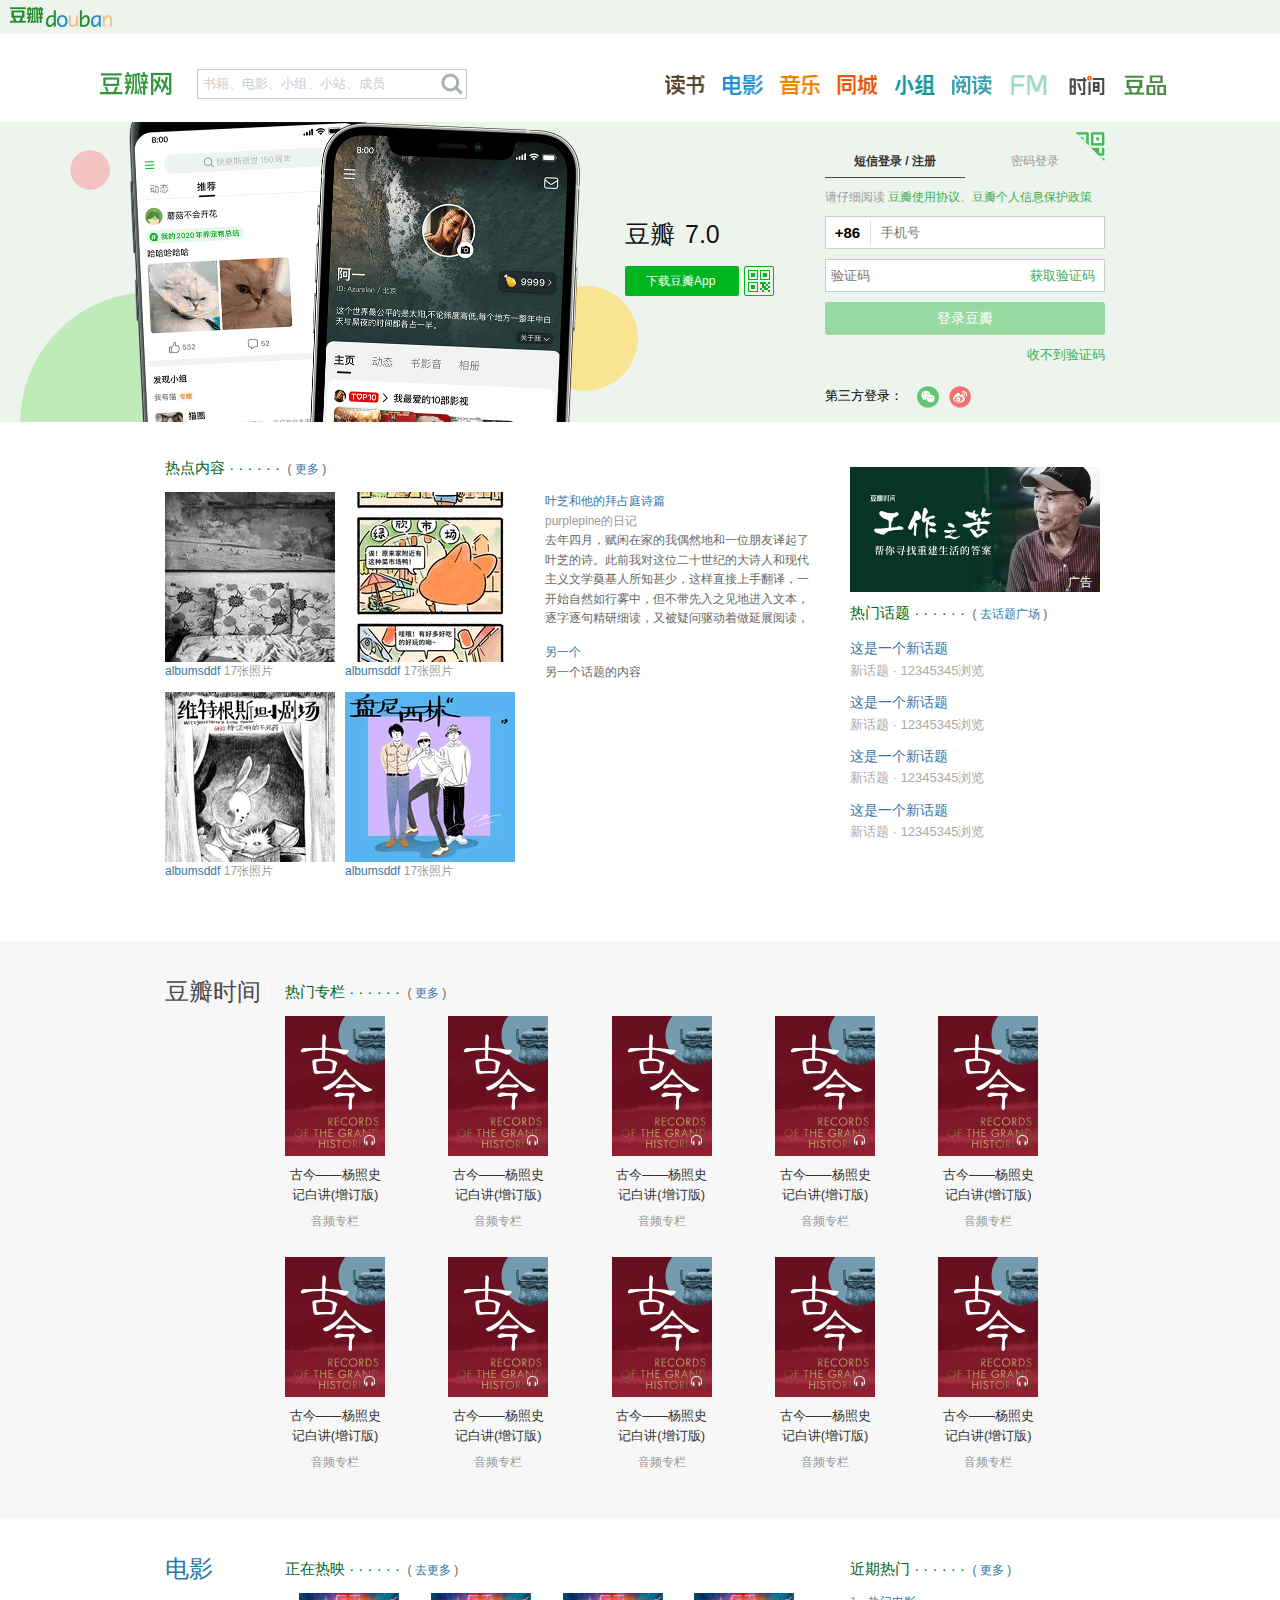
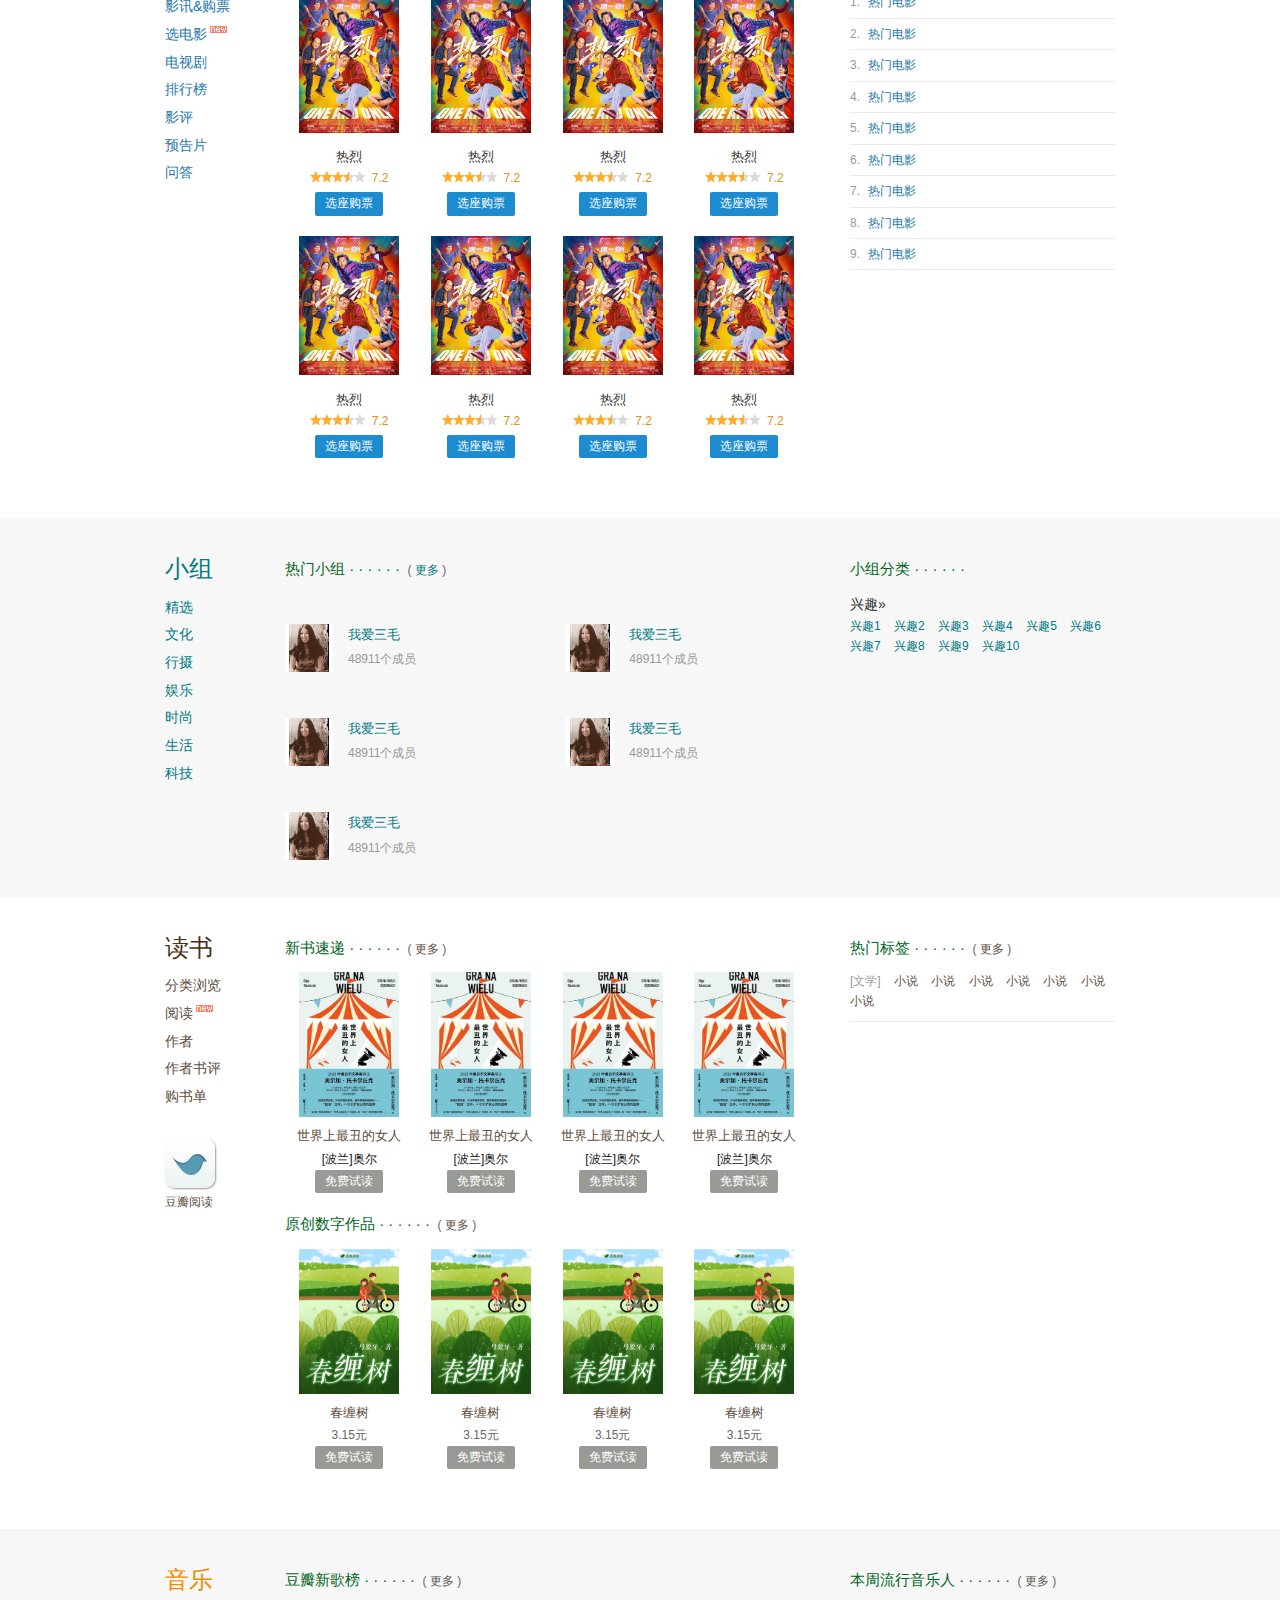
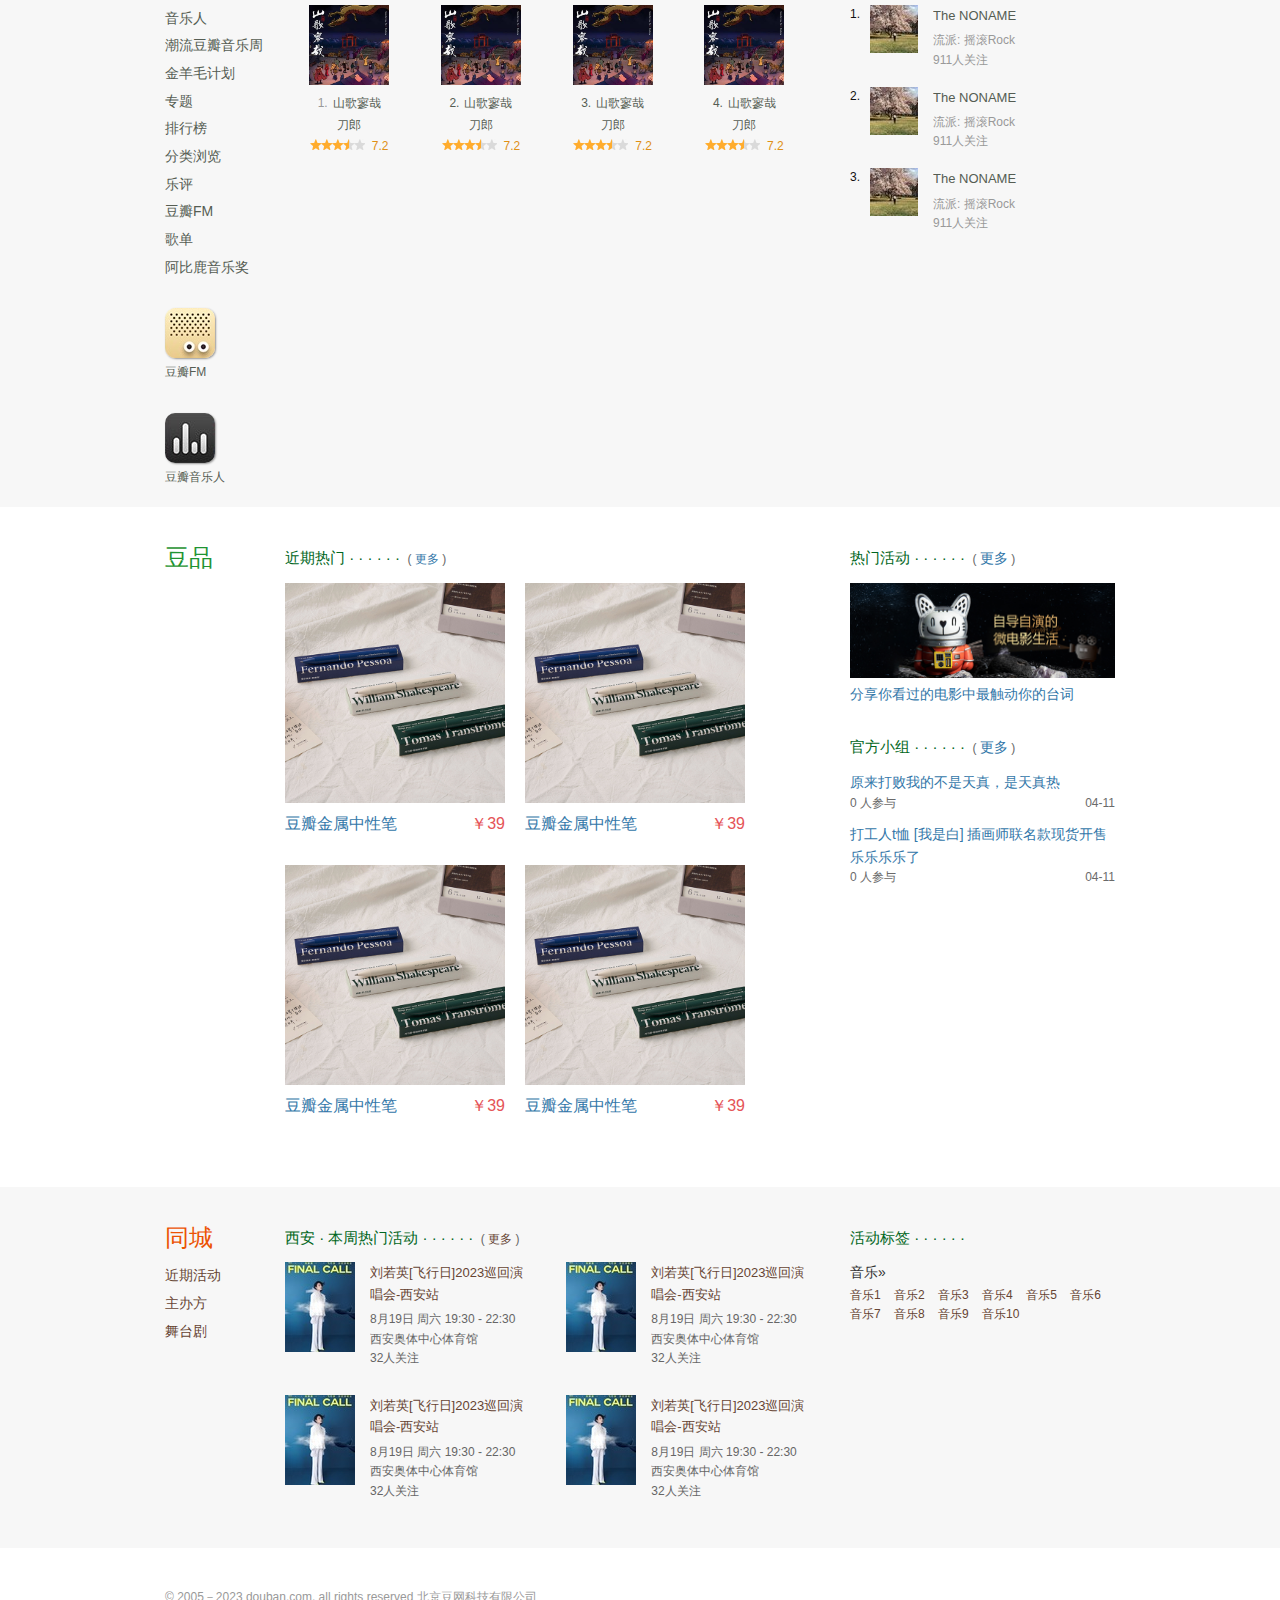
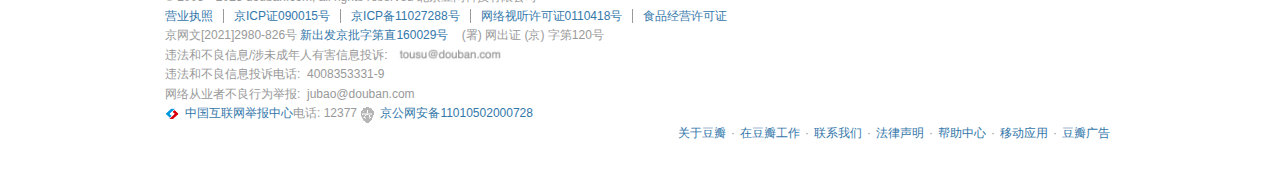
<file: index.html>
<!DOCTYPE html>
<html lang="en">
  <head>
    <meta charset="UTF-8" />
    <meta name="viewport" content="width=device-width, initial-scale=1.0" />
    <link rel="icon" type="image/x-icon" href="images/favicon.ico" />
    <link rel="stylesheet" type="text/css" href="style/index.css" />
    <title>豆瓣</title>
  </head>

  <body>
    <div class="wrapper">
      <!-- 头部 -->
      <div class="home_header">
        <!-- logo -->
        <div class="home_header_logo">
          <h1 class="douban_logo">
            <a target="_self" class="logo" href="https://www.douban.com">
              <span class="hidden_word">豆瓣</span>
            </a>
          </h1>
        </div>
        <!-- 网站名搜索和导航 -->
        <div class="home_header_nav clearfix">
          <!-- 网站名 -->
          <div class="site_name left">
            <span class="hidden_word">豆瓣网</span>
          </div>
          <!-- 搜索 -->
          <form>
            <div class="home_header_search left">
              <input
                class="header_srh"
                placeholder="书籍、电影、小组、小站、成员"
              />
              <button class="header_srh_btn">
                <span class="hidden_word">搜索</span>
              </button>
            </div>
          </form>
          <!-- 导航 -->
          <div class="home_header_link right">
            <ul class="link_list">
              <li>
                <a target="_self" class="lnk_study"
                  ><span class="hidden_word">读书</span></a
                >
              </li>
              <li>
                <a target="_self" class="lnk_movie"
                  ><span class="hidden_word">电影</span></a
                >
              </li>
              <li>
                <a target="_self" class="lnk_music"
                  ><span class="hidden_word">音乐</span></a
                >
              </li>
              <li>
                <a target="_self" class="lnk_city"
                  ><span class="hidden_word">同城</span></a
                >
              </li>
              <li>
                <a target="_self" class="lnk_group"
                  ><span class="hidden_word">小组</span></a
                >
              </li>
              <li>
                <a target="_self" class="lnk_read"
                  ><span class="hidden_word">阅读</span></a
                >
              </li>
              <li>
                <a target="_self" class="lnk_fm"
                  ><span class="hidden_word">FM</span></a
                >
              </li>
              <li>
                <a target="_self" class="lnk_time"
                  ><span class="hidden_word">时间</span></a
                >
              </li>
              <li>
                <a target="_self" class="lnk_doupin"
                  ><span class="hidden_word">豆品</span></a
                >
              </li>
            </ul>
          </div>
        </div>
      </div>
      <!-- 头部结束 -->

      <!-- banner和注册登录 -->
      <div class="home_banner" class="clearfix">
        <div class="container clearfix">
          <!-- 下载app -->
          <div class="app">
            <p class="app_title">豆瓣<span></span>7.0</p>
            <a target="_self" class="app_slogan">下载豆瓣App</a>
            <div class="app_dw">
              <div class="app_qr">
                <img src="./images/icon_qrcode_green.png" />
              </div>
              <div class="app_qr_expand">
                <img src="./images/doubanapp_qrcode.png" />
                <p>ios / Android 扫码直接下载</p>
              </div>
            </div>
          </div>
          <!-- 登录 -->
          <iframe
            class="right"
            scrolling="no"
            src="./html/loginIframe.html"
          ></iframe>
        </div>
      </div>
      <!-- banner和注册登录结束 -->

      <!-- 热点内容 -->
      <div class="home_hot_content section">
        <div class="container clearfix">
          <div class="aside_right">
            <div class="adv_bj">
              <a target="_self"><img src="./images/adv-1.jpg" /></a>
            </div>
            <h3 class="section_title">
              热门话题&nbsp;·&nbsp;·&nbsp;·&nbsp;·&nbsp;·&nbsp;·
              <span>&nbsp;(&nbsp;<a target="_self">去话题广场</a>&nbsp;)</span>
            </h3>
            <div class="topic">
              <ul class="topic_list">
                <li>
                  <div class="topic_title">
                    <a target="_self">这是一个新话题</a>
                  </div>
                  <div class="topic_footer">
                    <span>新话题</span>&nbsp;·&nbsp;<span>12345345浏览</span>
                  </div>
                </li>
                <li>
                  <div class="topic_title">
                    <a target="_self">这是一个新话题</a>
                  </div>
                  <div class="topic_footer">
                    <span>新话题</span>&nbsp;·&nbsp;<span>12345345浏览</span>
                  </div>
                </li>
                <li>
                  <div class="topic_title">
                    <a target="_self">这是一个新话题</a>
                  </div>
                  <div class="topic_footer">
                    <span>新话题</span>&nbsp;·&nbsp;<span>12345345浏览</span>
                  </div>
                </li>
                <li>
                  <div class="topic_title">
                    <a target="_self">这是一个新话题</a>
                  </div>
                  <div class="topic_footer">
                    <span>新话题</span>&nbsp;·&nbsp;<span>12345345浏览</span>
                  </div>
                </li>
              </ul>
            </div>
          </div>
          <div class="main clearfix">
            <h3 class="section_title">
              热点内容&nbsp;·&nbsp;·&nbsp;·&nbsp;·&nbsp;·&nbsp;·
              <span>&nbsp;(&nbsp;<a target="_self">更多</a>&nbsp;)</span>
            </h3>
            <div class="albums left">
              <ul class="albums_list">
                <li>
                  <div class="albums_list_img">
                    <a target="_self"> <img src="./images/albums-1.webp" /></a>
                  </div>
                  <a target="_self">albumsddf</a>
                  <span>17张照片</span>
                </li>
                <li>
                  <div class="albums_list_img">
                    <a target="_self"> <img src="./images/albums-2.webp" /></a>
                  </div>
                  <a target="_self">albumsddf</a>
                  <span>17张照片</span>
                </li>
                <li>
                  <div class="albums_list_img">
                    <a target="_self"> <img src="./images/albums-3.webp" /></a>
                  </div>
                  <a target="_self">albumsddf</a>
                  <span>17张照片</span>
                </li>
                <li>
                  <div class="albums_list_img">
                    <a target="_self"> <img src="./images/albums-4.webp" /></a>
                  </div>
                  <a target="_self">albumsddf</a>
                  <span>17张照片</span>
                </li>
              </ul>
            </div>
            <div class="notes">
              <ul class="notes_list">
                <li>
                  <div class="title">
                    <a target="_self">叶芝和他的拜占庭诗篇</a>
                  </div>
                  <div class="author"><span>purplepine的日记</span></div>
                  <p class="text">
                    去年四月，赋闲在家的我偶然地和一位朋友译起了叶芝的诗。此前我对这位二十世纪的大诗人和现代主义文学奠基人所知甚少，这样直接上手翻译，一开始自然如行雾中，但不带先入之见地进入文本，逐字逐句精研细读，又被疑问驱动着做延展阅读，逐个消除问号，并以顿悟和联想释开成片疑云的过程，可能也是走近这位以玄奥晦涩诗风著称的诗人的适宜方式。
                  </p>
                </li>
                <li>
                  <div class="title">
                    <a target="_self">另一个</a>
                  </div>
                  <p class="text">另一个话题的内容</p>
                </li>
              </ul>
            </div>
          </div>
        </div>
      </div>
      <!-- 热点内容结束 -->

      <!-- 豆瓣时间 -->
      <div class="home_dbtime section">
        <div class="container clearfix">
          <div class="aside_left">
            <h2 class="section_title">
              <a target="_self">豆瓣时间</a>
            </h2>
          </div>
          <div class="main">
            <h3 class="section_title">
              热门专栏&nbsp;·&nbsp;·&nbsp;·&nbsp;·&nbsp;·&nbsp;·
              <span>&nbsp;(&nbsp;<a target="_self">更多</a>&nbsp;)</span>
            </h3>
            <ul>
              <li>
                <a target="_self" class="img"
                  ><img src="./images/time-1.jpg"
                /></a>
                <a target="_self" class="title">古今——杨照史记白讲(增订版)</a>
                <span class="type">音频专栏</span>
              </li>
              <li>
                <a target="_self" class="img"
                  ><img src="./images/time-1.jpg"
                /></a>
                <a target="_self" class="title">古今——杨照史记白讲(增订版)</a>
                <span class="type">音频专栏</span>
              </li>
              <li>
                <a target="_self" class="img"
                  ><img src="./images/time-1.jpg"
                /></a>
                <a target="_self" class="title">古今——杨照史记白讲(增订版)</a>
                <span class="type">音频专栏</span>
              </li>
              <li>
                <a target="_self" class="img"
                  ><img src="./images/time-1.jpg"
                /></a>
                <a target="_self" class="title">古今——杨照史记白讲(增订版)</a>
                <span class="type">音频专栏</span>
              </li>
              <li>
                <a target="_self" class="img"
                  ><img src="./images/time-1.jpg"
                /></a>
                <a target="_self" class="title">古今——杨照史记白讲(增订版)</a>
                <span class="type">音频专栏</span>
              </li>
              <li>
                <a target="_self" class="img"
                  ><img src="./images/time-1.jpg"
                /></a>
                <a target="_self" class="title">古今——杨照史记白讲(增订版)</a>
                <span class="type">音频专栏</span>
              </li>
              <li>
                <a target="_self" class="img"
                  ><img src="./images/time-1.jpg"
                /></a>
                <a target="_self" class="title">古今——杨照史记白讲(增订版)</a>
                <span class="type">音频专栏</span>
              </li>
              <li>
                <a target="_self" class="img"
                  ><img src="./images/time-1.jpg"
                /></a>
                <a target="_self" class="title">古今——杨照史记白讲(增订版)</a>
                <span class="type">音频专栏</span>
              </li>
              <li>
                <a target="_self" class="img"
                  ><img src="./images/time-1.jpg"
                /></a>
                <a target="_self" class="title">古今——杨照史记白讲(增订版)</a>
                <span class="type">音频专栏</span>
              </li>
              <li>
                <a target="_self" class="img"
                  ><img src="./images/time-1.jpg"
                /></a>
                <a target="_self" class="title">古今——杨照史记白讲(增订版)</a>
                <span class="type">音频专栏</span>
              </li>
            </ul>
          </div>
        </div>
      </div>
      <!-- 豆瓣时间结束 -->

      <!-- 豆瓣电影 -->
      <div class="db_movie section">
        <div class="container clearfix">
          <div class="aside_left">
            <h2 class="section_title"><a target="_self">电影</a></h2>
            <ul class="movie_list section_list">
              <li><a target="_self">影讯&购票</a></li>
              <li><a target="_self" class="choose">选电影</a></li>
              <li><a target="_self">电视剧</a></li>
              <li><a target="_self">排行榜</a></li>
              <li><a target="_self">影评</a></li>
              <li><a target="_self">预告片</a></li>
              <li><a target="_self">问答</a></li>
            </ul>
          </div>
          <div class="aside_right">
            <h3 class="section_title">
              近期热门&nbsp;·&nbsp;·&nbsp;·&nbsp;·&nbsp;·&nbsp;·
              <span>&nbsp;(&nbsp;<a target="_self">更多</a>&nbsp;)</span>
            </h3>
            <ol>
              <li><a target="_self">热门电影</a></li>
              <li><a target="_self">热门电影</a></li>
              <li><a target="_self">热门电影</a></li>
              <li><a target="_self">热门电影</a></li>
              <li><a target="_self">热门电影</a></li>
              <li><a target="_self">热门电影</a></li>
              <li><a target="_self">热门电影</a></li>
              <li><a target="_self">热门电影</a></li>
              <li><a target="_self">热门电影</a></li>
            </ol>
          </div>
          <div class="main">
            <h3 class="section_title">
              正在热映&nbsp;·&nbsp;·&nbsp;·&nbsp;·&nbsp;·&nbsp;·
              <span>&nbsp;(&nbsp;<a target="_self">去更多</a>&nbsp;)</span>
            </h3>
            <ul class="media_list">
              <li>
                <div class="pic">
                  <a target="_self"><img src="./images/db-movie.webp" /></a>
                </div>
                <div class="title"><a target="_self">热烈</a></div>
                <div class="mark"><span class="star35"></span><i>7.2</i></div>
                <a target="_self"
                  ><button class="btn_link btn_movie" type="button">
                    选座购票
                  </button></a
                >
              </li>
              <li>
                <div class="pic">
                  <a target="_self"><img src="./images/db-movie.webp" /></a>
                </div>
                <div class="title"><a target="_self">热烈</a></div>
                <div class="mark"><span class="star35"></span><i>7.2</i></div>
                <a target="_self"
                  ><button class="btn_link btn_movie" type="button">
                    选座购票
                  </button></a
                >
              </li>
              <li>
                <div class="pic">
                  <a target="_self"><img src="./images/db-movie.webp" /></a>
                </div>
                <div class="title"><a target="_self">热烈</a></div>
                <div class="mark"><span class="star35"></span><i>7.2</i></div>
                <a target="_self"
                  ><button class="btn_link btn_movie" type="button">
                    选座购票
                  </button></a
                >
              </li>
              <li>
                <div class="pic">
                  <a target="_self"><img src="./images/db-movie.webp" /></a>
                </div>
                <div class="title"><a target="_self">热烈</a></div>
                <div class="mark"><span class="star35"></span><i>7.2</i></div>
                <a target="_self"
                  ><button class="btn_link btn_movie" type="button">
                    选座购票
                  </button></a
                >
              </li>
              <li>
                <div class="pic">
                  <a target="_self"><img src="./images/db-movie.webp" /></a>
                </div>
                <div class="title"><a target="_self">热烈</a></div>
                <div class="mark"><span class="star35"></span><i>7.2</i></div>
                <a target="_self"
                  ><button class="btn_link btn_movie" type="button">
                    选座购票
                  </button></a
                >
              </li>
              <li>
                <div class="pic">
                  <a target="_self"><img src="./images/db-movie.webp" /></a>
                </div>
                <div class="title"><a target="_self">热烈</a></div>
                <div class="mark"><span class="star35"></span><i>7.2</i></div>
                <a target="_self"
                  ><button class="btn_link btn_movie" type="button">
                    选座购票
                  </button></a
                >
              </li>
              <li>
                <div class="pic">
                  <a target="_self"><img src="./images/db-movie.webp" /></a>
                </div>
                <div class="title"><a target="_self">热烈</a></div>
                <div class="mark"><span class="star35"></span><i>7.2</i></div>
                <a target="_self"
                  ><button class="btn_link btn_movie" type="button">
                    选座购票
                  </button></a
                >
              </li>
              <li>
                <div class="pic">
                  <a target="_self"><img src="./images/db-movie.webp" /></a>
                </div>
                <div class="title"><a target="_self">热烈</a></div>
                <div class="mark"><span class="star35"></span><i>7.2</i></div>
                <a target="_self"
                  ><button class="btn_link btn_movie" type="button">
                    选座购票
                  </button></a
                >
              </li>
            </ul>
          </div>
        </div>
      </div>
      <!-- 豆瓣电影结束 -->

      <!-- 豆瓣小组 -->
      <div class="db_group section">
        <div class="container clearfix">
          <div class="aside_left">
            <h2 class="section_title big_title">
              <a target="_self">小组</a>
            </h2>
            <ul class="section_list">
              <li><a target="_self">精选</a></li>
              <li><a target="_self">文化</a></li>
              <li><a target="_self">行摄</a></li>
              <li><a target="_self">娱乐</a></li>
              <li><a target="_self">时尚</a></li>
              <li><a target="_self">生活</a></li>
              <li><a target="_self">科技</a></li>
            </ul>
          </div>
          <div class="aside_right">
            <h3 class="section_title">
              小组分类&nbsp;·&nbsp;·&nbsp;·&nbsp;·&nbsp;·&nbsp;·
            </h3>
            <div class="group_label label">
              <ul>
                <li class="label_title">
                  <a target="_self">兴趣»</a>
                </li>
                <li><a target="_self">兴趣1</a></li>
                <li><a target="_self">兴趣2</a></li>
                <li><a target="_self">兴趣3</a></li>
                <li><a target="_self">兴趣4</a></li>
                <li><a target="_self">兴趣5</a></li>
                <li><a target="_self">兴趣6</a></li>
                <li><a target="_self">兴趣7</a></li>
                <li><a target="_self">兴趣8</a></li>
                <li><a target="_self">兴趣9</a></li>
                <li><a target="_self">兴趣10</a></li>
              </ul>
            </div>
          </div>
          <div class="main">
            <h3 class="section_title">
              热门小组&nbsp;·&nbsp;·&nbsp;·&nbsp;·&nbsp;·&nbsp;·
              <span>&nbsp;(&nbsp;<a target="_self">更多</a>&nbsp;)</span>
            </h3>
            <ul class="event_list">
              <li class="clearfix">
                <div class="pic left">
                  <a target="_self"><img src="./images/group.webp" /></a>
                </div>
                <div class="info">
                  <a target="_self" class="info_title">我爱三毛</a>
                  <div class="desc">
                    <span>48911个成员</span>
                  </div>
                </div>
              </li>
              <li class="clearfix">
                <div class="pic left">
                  <a target="_self"><img src="./images/group.webp" /></a>
                </div>
                <div class="info">
                  <a target="_self" class="info_title">我爱三毛</a>
                  <div class="desc">
                    <span>48911个成员</span>
                  </div>
                </div>
              </li>
              <li class="clearfix">
                <div class="pic left">
                  <a target="_self"><img src="./images/group.webp" /></a>
                </div>
                <div class="info">
                  <a target="_self" class="info_title">我爱三毛</a>
                  <div class="desc">
                    <span>48911个成员</span>
                  </div>
                </div>
              </li>
              <li class="clearfix">
                <div class="pic left">
                  <a target="_self"><img src="./images/group.webp" /></a>
                </div>
                <div class="info">
                  <a target="_self" class="info_title">我爱三毛</a>
                  <div class="desc">
                    <span>48911个成员</span>
                  </div>
                </div>
              </li>
              <li class="clearfix">
                <div class="pic left">
                  <a target="_self"><img src="./images/group.webp" /></a>
                </div>
                <div class="info">
                  <a target="_self" class="info_title">我爱三毛</a>
                  <div class="desc">
                    <span>48911个成员</span>
                  </div>
                </div>
              </li>
            </ul>
          </div>
        </div>
      </div>
      <!-- 豆瓣小组结束 -->

      <!-- 豆瓣读书 -->
      <div class="db_read section">
        <div class="container clearfix">
          <div class="aside_left">
            <h2 class="section_title"><a target="_self">读书</a></h2>
            <ul class="section_list">
              <li><a target="_self">分类浏览</a></li>
              <li><a target="_self" class="choose">阅读</a></li>
              <li><a target="_self">作者</a></li>
              <li><a target="_self">作者书评</a></li>
              <li><a target="_self">购书单</a></li>
            </ul>
            <div class="section_list_icon">
              <a target="_self"><i class="read_icon"></i></a>
              <a target="_self">豆瓣阅读</a>
            </div>
          </div>
          <div class="aside_right">
            <h3 class="section_title">
              热门标签&nbsp;·&nbsp;·&nbsp;·&nbsp;·&nbsp;·&nbsp;·
              <span>&nbsp;(&nbsp;<a target="_self">更多</a>&nbsp;)</span>
            </h3>
            <ul>
              <li class="read_title">[文学]</li>
              <li><a target="_self">小说</a></li>
              <li><a target="_self">小说</a></li>
              <li><a target="_self">小说</a></li>
              <li><a target="_self">小说</a></li>
              <li><a target="_self">小说</a></li>
              <li><a target="_self">小说</a></li>
              <li><a target="_self">小说</a></li>
            </ul>
          </div>
          <div class="main">
            <h3 class="section_title">
              新书速递&nbsp;·&nbsp;·&nbsp;·&nbsp;·&nbsp;·&nbsp;·
              <span>&nbsp;(&nbsp;<a target="_self">更多</a>&nbsp;)</span>
            </h3>
            <ul class="media_list">
              <li>
                <div class="pic">
                  <a target="_self"><img src="./images/read.jpg" /></a>
                </div>
                <div class="title">
                  <a target="_self">世界上最丑的女人</a>
                </div>
                <div class="author"><span>[波兰]奥尔</span></div>
                <a target="_self"
                  ><button class="btn_read btn_link">免费试读</button></a
                >
              </li>
              <li>
                <div class="pic">
                  <a target="_self"><img src="./images/read.jpg" /></a>
                </div>
                <div class="title">
                  <a target="_self">世界上最丑的女人</a>
                </div>
                <div class="author"><span>[波兰]奥尔</span></div>
                <a target="_self"
                  ><button class="btn_read btn_link">免费试读</button></a
                >
              </li>
              <li>
                <div class="pic">
                  <a target="_self"><img src="./images/read.jpg" /></a>
                </div>
                <div class="title">
                  <a target="_self">世界上最丑的女人</a>
                </div>
                <div class="author"><span>[波兰]奥尔</span></div>
                <a target="_self"
                  ><button class="btn_read btn_link">免费试读</button></a
                >
              </li>
              <li>
                <div class="pic">
                  <a target="_self"><img src="./images/read.jpg" /></a>
                </div>
                <div class="title">
                  <a target="_self">世界上最丑的女人</a>
                </div>
                <div class="author"><span>[波兰]奥尔</span></div>
                <a target="_self"
                  ><button class="btn_read btn_link">免费试读</button></a
                >
              </li>
            </ul>
            <h3 class="section_title">
              原创数字作品&nbsp;·&nbsp;·&nbsp;·&nbsp;·&nbsp;·&nbsp;·
              <span>&nbsp;(&nbsp;<a target="_self">更多</a>&nbsp;)</span>
            </h3>
            <ul class="media_list">
              <li>
                <div class="pic">
                  <a target="_self"><img src="./images/read2.jpg" /></a>
                </div>
                <div class="title"><a target="_self">春缠树</a></div>
                <div class="price"><span>3.15元</span></div>
                <a target="_self"
                  ><button class="btn_read btn_link">免费试读</button></a
                >
              </li>
              <li>
                <div class="pic">
                  <a target="_self"><img src="./images/read2.jpg" /></a>
                </div>
                <div class="title"><a target="_self">春缠树</a></div>
                <div class="price"><span>3.15元</span></div>
                <a target="_self"
                  ><button class="btn_read btn_link">免费试读</button></a
                >
              </li>
              <li>
                <div class="pic">
                  <a target="_self"><img src="./images/read2.jpg" /></a>
                </div>
                <div class="title"><a target="_self">春缠树</a></div>
                <div class="price"><span>3.15元</span></div>
                <a target="_self"
                  ><button class="btn_read btn_link">免费试读</button></a
                >
              </li>
              <li>
                <div class="pic">
                  <a target="_self"><img src="./images/read2.jpg" /></a>
                </div>
                <div class="title"><a target="_self">春缠树</a></div>
                <div class="price"><span>3.15元</span></div>
                <a target="_self"
                  ><button class="btn_read btn_link">免费试读</button></a
                >
              </li>
            </ul>
          </div>
        </div>
      </div>
      <!-- 豆瓣读书结束 -->

      <!-- 豆瓣音乐 -->
      <div class="db_music section">
        <div class="container clearfix">
          <div class="aside_left">
            <h2 class="section_title"><a target="_self">音乐</a></h2>
            <ul class="section_list">
              <li><a target="_self">音乐人</a></li>
              <li><a target="_self">潮流豆瓣音乐周</a></li>
              <li><a target="_self">金羊毛计划</a></li>
              <li><a target="_self">专题</a></li>
              <li><a target="_self">排行榜</a></li>
              <li><a target="_self">分类浏览</a></li>
              <li><a target="_self">乐评</a></li>
              <li><a target="_self">豆瓣FM</a></li>
              <li><a target="_self">歌单</a></li>
              <li><a target="_self">阿比鹿音乐奖</a></li>
            </ul>
            <div class="section_list_icon">
              <a target="_self"><i class="fm_icon"></i></a>
              <a target="_self">豆瓣FM</a>
            </div>
            <div class="section_list_icon">
              <a target="_self"><i class="music_icon"></i></a>
              <a target="_self">豆瓣音乐人</a>
            </div>
          </div>
          <div class="aside_right">
            <h3 class="section_title">
              本周流行音乐人&nbsp;·&nbsp;·&nbsp;·&nbsp;·&nbsp;·&nbsp;·
              <span>&nbsp;(&nbsp;<a target="_self">更多</a>&nbsp;)</span>
            </h3>
            <ol class="event_list">
              <li class="clearfix">
                <div class="num left"><span>1.</span></div>
                <div class="pic left">
                  <a target="_self"><img src="./images/music-right.jpg" /></a>
                </div>
                <div class="info">
                  <a target="_self" class="info_title">The NONAME</a>
                  <div class="desc">
                    <span>流派:&nbsp;摇滚Rock</span><span>911人关注</span>
                  </div>
                </div>
              </li>
              <li class="clearfix">
                <div class="num left"><span>2.</span></div>
                <div class="pic left">
                  <a target="_self"><img src="./images/music-right.jpg" /></a>
                </div>
                <div class="info">
                  <a target="_self" class="info_title">The NONAME</a>
                  <div class="desc">
                    <span>流派:&nbsp;摇滚Rock</span><span>911人关注</span>
                  </div>
                </div>
              </li>
              <li class="clearfix">
                <div class="num left"><span>3.</span></div>
                <div class="pic left">
                  <a target="_self"><img src="./images/music-right.jpg" /></a>
                </div>
                <div class="info">
                  <a target="_self" class="info_title">The NONAME</a>
                  <div class="desc">
                    <span>流派:&nbsp;摇滚Rock</span><span>911人关注</span>
                  </div>
                </div>
              </li>
            </ol>
          </div>
          <div class="main">
            <h3 class="section_title">
              豆瓣新歌榜&nbsp;·&nbsp;·&nbsp;·&nbsp;·&nbsp;·&nbsp;·
              <span>&nbsp;(&nbsp;<a target="_self">更多</a>&nbsp;)</span>
            </h3>
            <ul class="media_list">
              <li>
                <div class="pic">
                  <a target="_self"><img src="./images/music.jpg" /></a>
                </div>
                <div class="title">
                  <span class="num">1.</span><a target="_self">山歌寥哉</a>
                </div>
                <div class="author"><a>刀郎</a></div>
                <div class="mark"><span class="star35"></span><i>7.2</i></div>
              </li>
              <li>
                <div class="pic">
                  <a target="_self"><img src="./images/music.jpg" /></a>
                </div>
                <div class="title">
                  <a target="_self"><span class="num">2.</span>山歌寥哉</a>
                </div>
                <div class="author"><a>刀郎</a></div>
                <div class="mark"><span class="star35"></span><i>7.2</i></div>
              </li>
              <li>
                <div class="pic">
                  <a target="_self"><img src="./images/music.jpg" /></a>
                </div>
                <div class="title">
                  <a target="_self"><span class="num">3.</span>山歌寥哉</a>
                </div>
                <div class="author"><a>刀郎</a></div>
                <div class="mark"><span class="star35"></span><i>7.2</i></div>
              </li>
              <li>
                <div class="pic">
                  <a target="_self"><img src="./images/music.jpg" /></a>
                </div>
                <div class="title">
                  <a target="_self"><span class="num">4.</span>山歌寥哉</a>
                </div>
                <div class="author"><a>刀郎</a></div>
                <div class="mark"><span class="star35"></span><i>7.2</i></div>
              </li>
            </ul>
          </div>
        </div>
      </div>
      <!-- 豆瓣音乐结束 -->

      <!-- 豆品 -->
      <div class="db_product section">
        <div class="container clearfix">
          <div class="aside_left">
            <h2 class="section_title"><a target="_self">豆品</a></h2>
          </div>
          <div class="aside_right">
            <h3 class="section_title">
              热门活动&nbsp;·&nbsp;·&nbsp;·&nbsp;·&nbsp;·&nbsp;·
              <span>&nbsp;(&nbsp;<a target="_self">更多</a>&nbsp;)</span>
            </h3>
            <div class="pro_topic">
              <a target="_self">分享你看过的电影中最触动你的台词</a>
            </div>
            <h3 class="section_title">
              官方小组&nbsp;·&nbsp;·&nbsp;·&nbsp;·&nbsp;·&nbsp;·
              <span>&nbsp;(&nbsp;<a target="_self">更多</a>&nbsp;)</span>
            </h3>
            <div class="topic">
              <ul class="topic_list">
                <li>
                  <div class="topic_title">
                    <a target="_self">原来打败我的不是天真，是天真热</a>
                  </div>
                  <div class="clearfix topic_footer">
                    <span class="left">0&nbsp;人参与</span>
                    <span class="right">04-11</span>
                  </div>
                </li>
                <li>
                  <div class="topic_title">
                    <a target="_self"
                      >打工人t恤 [我是白] 插画师联名款现货开售乐乐乐乐了</a
                    >
                  </div>
                  <div class="clearfix topic_footer">
                    <span class="left">0&nbsp;人参与</span>
                    <span class="right">04-11</span>
                  </div>
                </li>
              </ul>
            </div>
          </div>
          <div class="main">
            <h3 class="section_title">
              近期热门&nbsp;·&nbsp;·&nbsp;·&nbsp;·&nbsp;·&nbsp;·
              <span>&nbsp;(&nbsp;<a target="_self">更多</a>&nbsp;)</span>
            </h3>
            <ul class="pro_list clearfix">
              <li class="left">
                <div class="pro_pic">
                  <a target="_self"><img src="./images/product.jpg" /></a>
                </div>
                <div class="pro_info">
                  <a target="_self" class="title left">豆瓣金属中性笔</a
                  ><span class="price right">￥39</span>
                </div>
              </li>
              <li class="left">
                <div class="pro_pic">
                  <a target="_self"><img src="./images/product.jpg" /></a>
                </div>
                <div class="pro_info">
                  <a target="_self" class="title left">豆瓣金属中性笔</a
                  ><span class="price right">￥39</span>
                </div>
              </li>
              <li class="left">
                <div class="pro_pic">
                  <a target="_self"><img src="./images/product.jpg" /></a>
                </div>
                <div class="pro_info">
                  <a target="_self" class="title left">豆瓣金属中性笔</a
                  ><span class="price right">￥39</span>
                </div>
              </li>
              <li class="left">
                <div class="pro_pic">
                  <a target="_self"><img src="./images/product.jpg" /></a>
                </div>
                <div class="pro_info">
                  <a target="_self" class="title left">豆瓣金属中性笔</a
                  ><span class="price right">￥39</span>
                </div>
              </li>
            </ul>
          </div>
        </div>
      </div>
      <!-- 豆品结束 -->

      <!-- 豆瓣同城 -->
      <div class="db_city section">
        <div class="container clearfix">
          <div class="aside_left">
            <h2 class="section_title big_title">
              <a target="_self">同城</a>
            </h2>
            <ul class="section_list">
              <li><a target="_self">近期活动</a></li>
              <li><a target="_self">主办方</a></li>
              <li><a target="_self">舞台剧</a></li>
            </ul>
          </div>
          <div class="aside_right">
            <h3 class="section_title">
              活动标签&nbsp;·&nbsp;·&nbsp;·&nbsp;·&nbsp;·&nbsp;·
            </h3>
            <div class="city_label label">
              <ul>
                <li class="label_title">
                  <a target="_self">音乐»</a>
                </li>
                <li><a target="_self">音乐1</a></li>
                <li><a target="_self">音乐2</a></li>
                <li><a target="_self">音乐3</a></li>
                <li><a target="_self">音乐4</a></li>
                <li><a target="_self">音乐5</a></li>
                <li><a target="_self">音乐6</a></li>
                <li><a target="_self">音乐7</a></li>
                <li><a target="_self">音乐8</a></li>
                <li><a target="_self">音乐9</a></li>
                <li><a target="_self">音乐10</a></li>
              </ul>
            </div>
          </div>
          <div class="main">
            <h3 class="section_title">
              西安&nbsp;·&nbsp;本周热门活动&nbsp;·&nbsp;·&nbsp;·&nbsp;·&nbsp;·&nbsp;·
              <span>&nbsp;(&nbsp;<a target="_self">更多</a>&nbsp;)</span>
            </h3>
            <ul class="event_list">
              <li class="clearfix">
                <div class="pic left">
                  <a target="_self"><img src="./images/city.jpg" /></a>
                </div>
                <div class="info">
                  <a target="_self" class="info_title"
                    >刘若英[飞行日]2023巡回演唱会-西安站</a
                  >
                  <div class="desc">
                    <span class="time"
                      >8月19日&nbsp;周六&nbsp;19:30&nbsp;-&nbsp;22:30</span
                    >
                    <span class="address">西安奥体中心体育馆</span>
                    <span>32人关注</span>
                  </div>
                </div>
              </li>
              <li class="clearfix">
                <div class="pic left">
                  <a target="_self"><img src="./images/city.jpg" /></a>
                </div>
                <div class="info">
                  <a target="_self" class="info_title"
                    >刘若英[飞行日]2023巡回演唱会-西安站</a
                  >
                  <div class="desc">
                    <span class="time"
                      >8月19日&nbsp;周六&nbsp;19:30&nbsp;-&nbsp;22:30</span
                    >
                    <span class="address">西安奥体中心体育馆</span>
                    <span>32人关注</span>
                  </div>
                </div>
              </li>
              <li class="clearfix">
                <div class="pic left">
                  <a target="_self"><img src="./images/city.jpg" /></a>
                </div>
                <div class="info">
                  <a target="_self" class="info_title"
                    >刘若英[飞行日]2023巡回演唱会-西安站</a
                  >
                  <div class="desc">
                    <span class="time"
                      >8月19日&nbsp;周六&nbsp;19:30&nbsp;-&nbsp;22:30</span
                    >
                    <span class="address">西安奥体中心体育馆</span>
                    <span>32人关注</span>
                  </div>
                </div>
              </li>
              <li class="clearfix">
                <div class="pic left">
                  <a target="_self"><img src="./images/city.jpg" /></a>
                </div>
                <div class="info">
                  <a target="_self" class="info_title"
                    >刘若英[飞行日]2023巡回演唱会-西安站</a
                  >
                  <div class="desc">
                    <span class="time"
                      >8月19日&nbsp;周六&nbsp;19:30&nbsp;-&nbsp;22:30</span
                    >
                    <span class="address">西安奥体中心体育馆</span>
                    <span>32人关注</span>
                  </div>
                </div>
              </li>
            </ul>
          </div>
        </div>
      </div>
      <!-- 豆瓣同城结束 -->

      <!-- 豆瓣首页页尾 -->
      <div class="home_footer section">
        <div class="container clearfix">
          <p>
            © 2005－2023 douban.com, all rights reserved 北京豆网科技有限公司
          </p>
          <p class="papers_link">
            <a target="_self">营业执照</a><a target="_self">京ICP证090015号</a
            ><a target="_self">京ICP备11027288号</a
            ><a target="_self">网络视听许可证0110418号</a
            ><a target="_self">食品经营许可证</a>
          </p>
          <p>
            京网文[2021]2980-826号&nbsp;<a target="_self"
              >新出发京批字第直160029号&nbsp;&nbsp;&nbsp;&nbsp;</a
            >(署)&nbsp;网出证&nbsp;(京)&nbsp;字第120号
          </p>
          <p class="tousu">违法和不良信息/涉未成年人有害信息投诉:</p>
          <p>违法和不良信息投诉电话:&nbsp;&nbsp;4008353331-9</p>
          <p>网络从业者不良行为举报:&nbsp;&nbsp;jubao@douban.com</p>
          <p>
            <img src="./images/jubao.png" /><a target="_self"
              >中国互联网举报中心</a
            >电话:&nbsp;12377 <img src="./images/biaoshi.gif" /><a
              target="_self"
              >京公网安备11010502000728</a
            >
          </p>
          <p class="ft_link right">
            <span class="left"><a target="_self">关于豆瓣</a></span>
            <span class="left">·<a target="_self">在豆瓣工作</a></span>
            <span class="left">·<a target="_self">联系我们</a></span>
            <span class="left">·<a target="_self">法律声明</a></span>
            <span class="left">·<a target="_self">帮助中心</a></span>
            <span class="left">·<a target="_self">移动应用</a></span>
            <span class="left">·<a target="_self">豆瓣广告</a></span>
          </p>
          <p></p>
        </div>
      </div>
      <!-- 豆瓣首页页尾结束 -->
    </div>
    <!-- <script>
      window.onload = function () {
        const littleQr = document.querySelector(".app_dw");
        const appQR = document.querySelector(".app_qr_expand");
        littleQr.onmouseenter = function () {
          appQR.className = "app_qr_expand open";
        };
        appQR.onmouseleave = function () {
          this.className = "app_qr_expand";
        };
      };
    </script> -->
  </body>
</html>
</file>
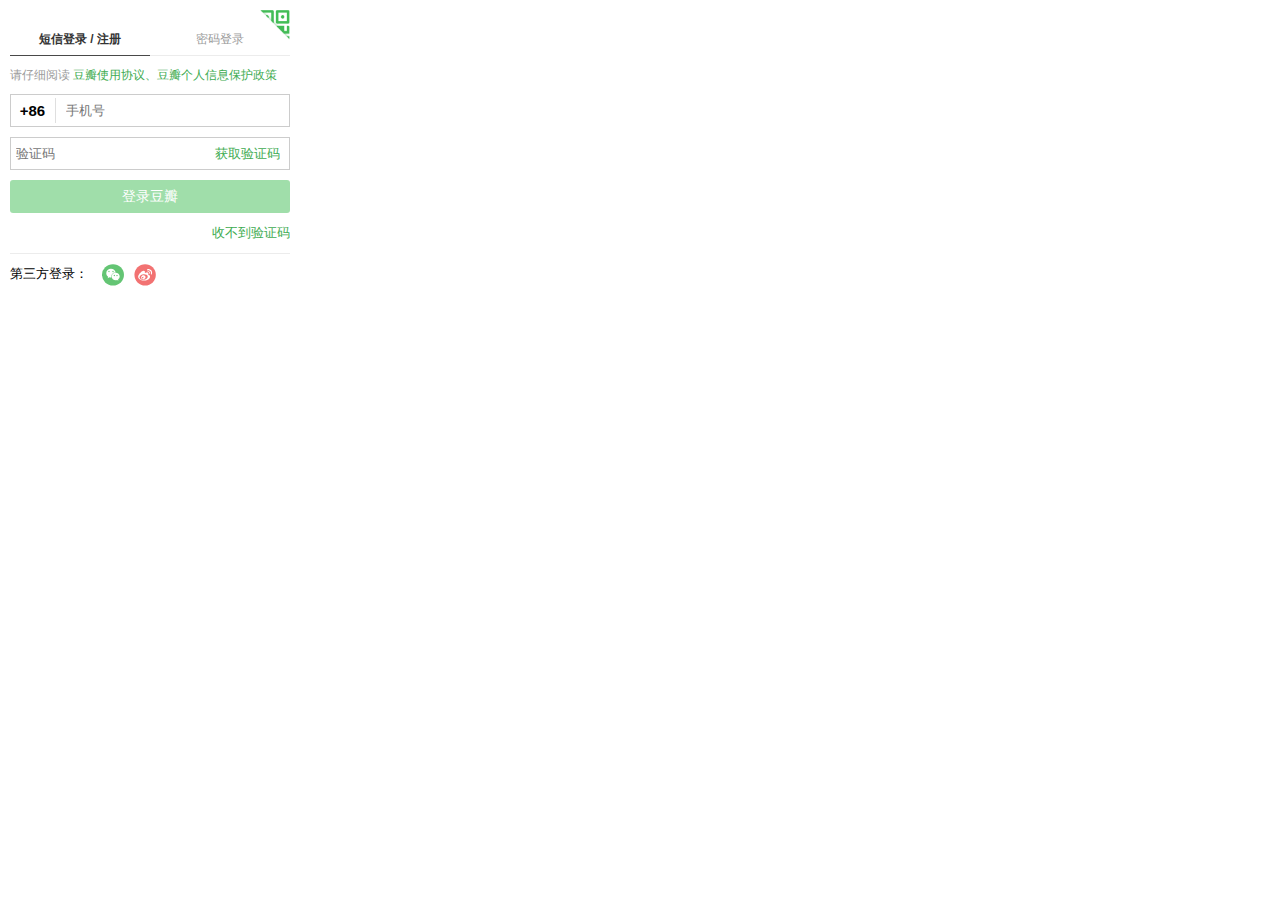
<file: html/loginIframe.html>
<!DOCTYPE html>
<html lang="en">
  <head>
    <meta charset="UTF-8" />
    <meta name="viewport" content="width=device-width, initial-scale=1.0" />
    <link rel="stylesheet" type="text/css" href="../style/loginIframe.css" />
    <title>loginIframe</title>
  </head>
  <body>
    <div class="container">
      <!-- 短信登录/注册 密码登录 -->
      <div class="textLogin">
        <a class="click">扫码登录</a>
        <div class="login_title clearfix">
          <span class="mes_title left selected">短信登录 / 注册</span>
          <span class="pw_title right">密码登录</span>
        </div>
        <!-- 登录信息 -->
        <div class="login_det">
          <form class="form">
            <!-- 短信登录/注册 -->
            <div class="mes_det">
              <div class="mes_dis">
                <p>
                  请仔细阅读 <a>豆瓣使用协议、</a><a>豆瓣个人信息保护政策</a>
                </p>
              </div>
              <div class="mes_num">
                <input type="num" placeholder="手机号" />
                <div class="country_code">
                  <div class="selected">+86</div>
                  <div class="country_choose hidden">
                    <div class="choose_code">
                      <div class="choose_title clearfix">
                        <span class="left">选择国际区号</span
                        ><a class="right">x</a>
                      </div>
                      <div class="choose_list">
                        <ul>
                          <li class="selected clearfix">
                            <span class="left">国家1</span
                            ><span class="right">+001</span>
                          </li>
                          <li class="clearfix">
                            <span class="left">国家2</span
                            ><span class="right">+002</span>
                          </li>
                          <li class="clearfix">
                            <span class="left">国家3</span
                            ><span class="right">+003</span>
                          </li>
                          <li class="clearfix">
                            <span class="left">国家4</span
                            ><span class="right">+004</span>
                          </li>
                          <li class="clearfix">
                            <span class="left">国家5</span
                            ><span class="right">+005</span>
                          </li>
                          <li class="clearfix">
                            <span class="left">国家6</span
                            ><span class="right">+006</span>
                          </li>
                          <li class="clearfix">
                            <span class="left">国家7</span
                            ><span class="right">+007</span>
                          </li>
                          <li class="clearfix">
                            <span class="left">国家8</span
                            ><span class="right">+008</span>
                          </li>
                          <li class="clearfix">
                            <span class="left">国家9</span
                            ><span class="right">+009</span>
                          </li>
                          <li class="clearfix">
                            <span class="left">国家10</span
                            ><span class="right">+010</span>
                          </li>
                          <li class="clearfix">
                            <span class="left">国家11</span
                            ><span class="right">+011</span>
                          </li>
                          <li class="clearfix">
                            <span class="left">国家12</span
                            ><span class="right">+012</span>
                          </li>
                          <li class="clearfix">
                            <span class="left">国家13</span
                            ><span class="right">+013</span>
                          </li>
                          <li class="clearfix">
                            <span class="left">国家14</span
                            ><span class="right">+014</span>
                          </li>
                          <li class="clearfix">
                            <span class="left">国家15</span
                            ><span class="right">+015</span>
                          </li>
                          <li class="clearfix">
                            <span class="left">国家16</span
                            ><span class="right">+016</span>
                          </li>
                          <li class="clearfix">
                            <span class="left">国家17</span
                            ><span class="right">+017</span>
                          </li>
                          <li class="clearfix">
                            <span class="left">国家18</span
                            ><span class="right">+018</span>
                          </li>
                          <li class="clearfix">
                            <span class="left">国家19</span
                            ><span class="right">+019</span>
                          </li>
                          <li class="clearfix">
                            <span class="left">国家20</span
                            ><span class="right">+020</span>
                          </li>
                        </ul>
                      </div>
                    </div>
                  </div>
                </div>
              </div>
              <div class="mes_ver">
                <input type="num" placeholder="验证码" />
                <button type="button" class="btn_ver">获取验证码</button>
              </div>
              <button type="button" class="btn_login disabled">登录豆瓣</button>
              <div class="met_help">
                <p class="clearfix">
                  <a class="help_link right">收不到验证码</a>
                </p>
              </div>
            </div>
            <!-- 密码登录 -->
            <div class="pw_det hidden">
              <div class="pw_dis">
                <p class="clearfix">
                  <a class="right">找回密码</a>
                </p>
              </div>
              <div class="pw_num">
                <input type="num" placeholder="手机号 / 邮箱" />
              </div>
              <div class="pw_pw">
                <input type="password" placeholder="密码" />
              </div>
              <button type="button" class="btn_login disabled">登录豆瓣</button>
              <div class="met_help">
                <p class="clearfix">
                  <a class="help_link right">海外手机登录</a>
                </p>
              </div>
            </div>
          </form>
        </div>
        <!-- 第三方登录 -->
        <div class="login_3rd">
          <span>第三方登录：</span>
          <a class="weChat" href="" title="用微信登录">微信</a>
          <a class="weibo" href="" title="用微博登录">微博</a>
        </div>
      </div>
      <!-- 二维码登录 -->
      <div class="codeLogin hidden">
        <a class="click">短信登录/注册</a>
        <div class="login_title">
          <p>二维码登录</p>
        </div>
        <div class="login_code">
          <div class="code_img">
            <img
              src="../images/qrlogin_code=douban-qrlogin_lEaKzfCrzpD2hw.png" />
          </div>
        </div>

        <div class="login_foot">
          <p>请打开豆瓣App扫一扫 或<a> 短信登录验证</a></p>
        </div>
        <div class="login_error hidden">
          <span>登录失败</span>
          <a href="">点击刷新</a>
        </div>
      </div>
    </div>
  </body>
</html>
</file>
<file: style/index.css>
@import "reset.css";
@import "common.css";

/* 首页统一样式 */
input {
  border: 1px solid #ccc;
  padding-left: 5px;
  font-size: 13px;
}

input:focus-visible {
  border: 1px solid #ccc;
  outline: 0;
}

button {
  border: none;
  cursor: pointer;
}

ul {
  word-break: break-all;
}

a {
  color: #37a;
}

a:hover {
  background-color: #37a;
  color: #fff !important;
}

a:active {
  background-color: #f93;
  color: #fff;
}

a:visited {
  color: #669;
}

a > img {
  display: block;
  width: 100%;
}

/* 统一样式结束 */

/* 首页通用样式 */
.container {
  width: 950px;
  margin: 0 auto;
  color: #999999;
}

.hidden_word {
  display: none;
}

.section {
  padding: 10px 0;
  margin-bottom: 30px;
}

.section:nth-child(2n) {
  padding: 40px 0 20px 0;
  background-color: #f7f7f7;
}

.section_title {
  font-size: 15px;
  color: #062;
  line-height: 150%;
  margin-bottom: 12px;
}

.section_title span {
  font-size: 12px;
  color: #666666;
}
/* section 主 */
.main {
  overflow: hidden;
}

/* main 4列列表 */
.media_list li {
  display: inline-block;
  width: 24%;
  margin-bottom: 20px;
  vertical-align: top;
  text-align: center;
  font-size: 12px;
}

.media_list li .pic {
  height: 145px;
  margin-bottom: 10px;
  overflow: hidden;
}

.media_list li .pic a img {
  margin: 0 auto;
  width: 100px;
}

.media_list li .title {
  line-height: 1.45;
  font-size: 13px;
  margin-bottom: 4px;
  word-wrap: break-word;
}

.media_list li .mark {
  margin-bottom: 8px;
  line-height: 1;
}

.media_list li .mark span {
  display: inline-block;
  width: 55px;
  height: 11px;
  margin-right: 3px;
  background: url(../images/star.png) no-repeat left top / cover;
}
.media_list li .mark i {
  margin-left: 4px;
  color: #e09015;
}

/* 评分星星 */
/* 5星 */
.media_list li .mark .star50 {
  background-position: 0 0;
}
/* 4.5星 */
.media_list li .mark .star45 {
  background-position: 0 -11px;
}
/* 4星 */
.media_list li .mark .star40 {
  background-position: 0 -22px;
}
/* 3.5星 */
.media_list li .mark .star35 {
  background-position: 0 -33px;
}
/* ... */

.media_list li .btn_link {
  padding: 2px 10px;
  border-radius: 2px;
  font-size: 12px;
  line-height: 1.62;
}

/* section 左 */
.aside_left {
  float: left;
  width: 100px;
  margin-right: 20px;
}
.aside_left .section_title a {
  font-size: 24px;
}

.section_list li {
  font-size: 14px;
  margin-top: 5px;
  position: relative;
}

.section_list_icon {
  margin-top: 30px;
  font-size: 12px;
}

.section_list_icon a i {
  display: block;
  width: 50px;
  height: 50px;
  background: url("../images/app_icons.jpg") no-repeat left top/cover;
  box-shadow: 1px 1px 2px #999;
  margin-bottom: 5px;
  border-radius: 10px;
}

.aside_left ul li .choose {
  position: relative;
}
.aside_left ul li .choose::after {
  content: "";
  width: 17px;
  height: 7px;
  background: url(../images/new_menu.gif) no-repeat left top/cover;
  position: absolute;
  right: -20px;
  top: 0;
  cursor: auto;
}

/* section 右 */
.aside_right {
  float: right;
  width: 265px;
  margin-left: 30px;
}

.topic .topic_list li {
  margin-bottom: 10px;
}

.topic .topic_list li .topic_title {
  font-size: 14px;
}

.topic .topic_list li .topic_footer {
  font-size: 12px;
}

/* 分组的标签 */
.label ul .label_title {
  margin-bottom: 2px;
  font-size: 14px;
}

.label ul li:nth-child(n + 2) {
  display: inline-block;
  margin-right: 10px;
  font-size: 12px;
}

/* 2列列表 */
.event_list {
  margin-left: -30px;
}
.event_list li {
  display: inline-block;
  width: 248px;
  margin-left: 30px;
  margin-top: 30px;
  text-align: left;
  overflow: hidden;
}

.event_list li .pic {
  margin: 0 15px 10px 0;
  width: 48px;
}

.event_list li .info {
  overflow: hidden;
}

.event_list li .info .desc {
  margin-top: 5px;
}

.event_list li .info a {
  font-size: 13px;
}

.event_list li .info .desc span {
  display: block;
  font-size: 12px;
}

/* 通用样式结束 */

/* 首页头部 */
/* 头部网站地址 */
.home_header {
  height: 96.89px;
  margin-bottom: 25px;
}

.home_header .home_header_logo {
  width: auto;
  height: 34px;
  margin-bottom: 34.89px;
  background-color: #edf4ec;
}

.home_header .home_header_logo .douban_logo {
  display: inline-block;
  padding: 7px 0;
  margin-left: 10px;
  width: 102px;
  height: 20px;
}

.home_header .home_header_logo .douban_logo .logo {
  display: inline-block;
  width: 102px;
  height: 20px;
  background: url(../images/logo_db.png) no-repeat left top/contain;
}

/* 网址、搜索和导航栏 */
.home_header .home_header_nav {
  /* height: 32.89px; */
  width: 1080px;
  margin: 0 auto;
}
/* 网址 */
.home_header .home_header_nav .site_name {
  width: 73px;
  height: 24px;
  line-height: 24px;
  margin: 3px 24px 0 0;
  background: url(../images/sitename.png) no-repeat left top/contain;
}

/* 搜索 */
.home_header .home_header_search {
  width: 270px;
  height: 30px;
  position: relative;
}

.home_header .home_header_search .header_srh {
  box-sizing: border-box;
  width: 100%;
  height: 100%;
}

.home_header .home_header_search .header_srh::placeholder {
  color: #ccc;
}

.home_header .home_header_search .header_srh_btn {
  display: inline;
  width: 30px;
  height: 30px;
  background: url(../images/search.svg) no-repeat left top/contain;
  position: absolute;
  top: 0;
  right: 0;
}

/* 导航 */
.home_header .home_header_link {
  width: 514.69px;
  height: 21px;
  margin-top: 6px;
}

.home_header .home_header_link .link_list li {
  height: 21px;
  width: 40px;
  display: inline-block;
  margin-right: 14px;
}

.home_header .home_header_link .link_list li a {
  display: inline-block;
  width: 40px;
  height: 20px;
  background: url(../images/anony_nav_logo@2x.png) no-repeat left top/462px 20px;
}

.home_header .home_header_link .link_list li .lnk_movie {
  background-position: -60px 0;
}
.home_header .home_header_link .link_list li .lnk_music {
  background-position: -120px 0;
}
.home_header .home_header_link .link_list li .lnk_city {
  background-position: -299px 0;
}
.home_header .home_header_link .link_list li .lnk_group {
  background-position: -180px 0;
}
.home_header .home_header_link .link_list li .lnk_read {
  background: url(../images/ic_read_home_nav@2x.png) no-repeat left top/cover;
}
.home_header .home_header_link .link_list li .lnk_fm {
  background-position: -240px 0;
}
.home_header .home_header_link .link_list li .lnk_time {
  background: url(../images/ic_shijian_home_nav@2x.png) no-repeat left top/cover;
}

.home_header .home_header_link .link_list li .lnk_doupin {
  width: 42px;
  background-position: -420px 0;
}
/* 首页头部结束 */

/* banner和注册登录部分 */
.home_banner {
  height: 300px;
  margin: auto;
  margin-bottom: 25px;
  background: url(../images//1771365ca98ig9er706.jpg) no-repeat
    calc(50% - 305px) top/contain;
  background-color: #edf4ed;
}

.home_banner .container {
  height: 300px;
  position: relative;
}

/* app */
.home_banner .container .app {
  width: 150px;
  height: 120px;
  position: absolute;
  right: 340px;
  top: 80px;
}

.home_banner .container .app .app_title {
  width: 150px;
  height: 24px;
  line-height: 24px;
  margin: 20px 0;
  font-size: 25px;
  color: #111111;
}

.home_banner .container .app .app_title span {
  margin-left: 10px;
}

.home_banner .container .app .app_slogan {
  box-sizing: border-box;
  width: 114px;
  height: 30px;
  line-height: 1;
  display: inline-block;
  padding: 9px 21px;
  margin-right: 2px;
  color: #fff;
  background-color: #00b51d;
  border-radius: 2px;
}

.home_banner .container .app_dw {
  display: inline-block;
  position: relative;
  vertical-align: bottom;
}

.home_banner .container .app_dw .app_qr img {
  display: block;
  width: 28px;
  height: 28px;
  border: 1px solid #00b51d;
  border-radius: 2px;
}

.home_banner .container .app_dw .app_qr_expand {
  display: none;
  position: absolute;
  top: 0;
  left: 0;
  z-index: 100;
  font-size: 13px;
  padding: 20px;
  background-color: #fff;
  border-radius: 2px;
}
.home_banner .container .app_dw .app_qr_expand img {
  width: 160px;
  height: 160px;
}

.home_banner .container .app_dw .app_qr:hover + .app_qr_expand {
  display: block;
}

/* 登录注册 */
.home_banner .container iframe {
  width: 300px;
  height: 300px;
  display: block;
}
/* banner和注册登录部分结束 */

/* 热点内容部分 */
/* 主体 */
.home_hot_content .container .main .albums {
  width: 350px;
  margin-right: 30px;
}

/* 主体左 */
.home_hot_content .container .main .albums .albums_list {
  text-align: justify;
  margin-top: -10px;
}
.home_hot_content .container .main .albums .albums_list::after {
  content: "";
  display: inline-block;
  width: 100%;
}
.home_hot_content .container .main .albums .albums_list li {
  display: inline-block;
  width: 170px;
  vertical-align: top;
  margin-top: 10px;
}

.home_hot_content .container .main .albums .albums_list li .albums_list_img {
  vertical-align: middle;
}
/* 主体右 */
.home_hot_content .container .main .notes {
  overflow: hidden;
}

.home_hot_content .container .main .notes .notes_list li:nth-child(n + 2) {
  margin-top: 12px;
}

.home_hot_content .container .main .notes .notes_list li .text {
  height: 100px;
  color: #666;
  overflow: hidden;
  text-overflow: ellipsis;
}

/* 右侧边 */
.home_hot_content .container .aside_right .adv_bj {
  width: 250px;
  height: 125px;
  margin: 10px 0;
  position: relative;
  text-align: center;
}

.home_hot_content .container .aside_right .adv_bj::after {
  content: "广告";
  display: block;
  width: 32px;
  height: 20px;
  padding: 0 4px;
  line-height: 20px;
  background-color: rgba(0, 0, 0, 0.3);
  color: #fff;
  position: absolute;
  right: 0;
  bottom: 0;
}

.home_hot_content .container .aside_right .topic .topic_list li .topic_footer {
  color: #aaaaaa;
  font-size: 13px;
}
/* 热点内容部分结束 */

/* 豆瓣时间部分 */
/* 左 */
.home_dbtime .container .aside_left .section_title a {
  color: #494949;
}

/* 主 */
.home_dbtime .container .main ul li {
  display: inline-block;
  width: 100px;
  margin: 0 60px 30px 0;
  text-align: center;
}

.home_dbtime .container .main ul li .img {
  display: block;
  width: 100%;
  margin-bottom: 10px;
  position: relative;
}

.home_dbtime .container .main ul li .img::after {
  content: "";
  width: 12px;
  height: 12px;
  background: url("../images/ic_dbtime.png") no-repeat left top/cover;
  position: absolute;
  right: 10px;
  bottom: 10px;
}

.home_dbtime .container .main ul li .title {
  color: #333333;
  font-size: 13px;
  line-height: 1.38;
}

.home_dbtime .container .main ul li .type {
  display: block;
  line-height: 1;
  margin-top: 10px;
}
/* 豆瓣时间部分结束 */

/* 豆瓣电影部分 */
.db_movie a {
  color: #2277aa;
}
/* 主 */

.db_movie .container .main ul li .title a {
  color: #333;
}

.db_movie .container .main .media_list li a .btn_movie {
  color: #fff;
  background-color: #1c8bd0;
}
.db_movie .container .main .media_list li a .btn_movie:hover {
  background-color: #047fbc;
}

/* 右 */
.db_movie .container .aside_right ol li {
  margin-bottom: 6px;
  padding-bottom: 5px;
  list-style-type: decimal;
  list-style-position: inside;
  border-bottom: 1px solid #eaeaea;
}

.db_movie .container .aside_right ol li a {
  margin-left: 5px;
}
/* 豆瓣电影部分结束 */

/* 豆瓣小组部分 */
.db_group a {
  color: #017a85;
}
/* 左 */
.db_group .aside_left .section_title a {
  color: #007982;
}
/* 主 */
/* 右 */
.db_group .container .aside_right .group_label ul .label_title a {
  color: #333;
}

/* 豆瓣小组部分结束 */

/* 豆瓣读书部分 */
.db_read a {
  color: #614e3c;
}
/* 左 */
.db_read .aside_left .section_title a {
  color: #4a2f14;
}
.db_read .container .aside_left .section_list_icon a .read_icon {
  background-position: 0 0;
}
/* 主 */
.db_read .container .main .media_list li .author span {
  color: #111111;
}

.db_read .container .main .media_list li .price span {
  margin-bottom: 4px;
  color: #666666;
}

.db_read .container .main .media_list li a .btn_read {
  background-color: #999a95;
  color: #fff;
}

.db_read .container .main .media_list li a .btn_read:hover {
  background-color: #878882;
}

/* 右 */
.db_read .container .aside_right ul {
  border-bottom: 1px solid #eaeaea;
  padding-bottom: 10px;
}

.db_read .container .aside_right ul li {
  display: inline-block;
  margin-right: 10px;
}

.db_read .container .aside_right ul .read_title {
  color: #999;
}
/* 豆瓣读书部分结束 */

/* 豆瓣音乐部分 */
.db_music a {
  color: #555d53;
}
/* 左 */
.db_music .container .aside_left .section_title a {
  color: #f38d00;
}

.db_music .container .aside_left .section_list_icon a .fm_icon {
  background-position: -250px 0;
}

.db_music .container .aside_left .section_list_icon a .music_icon {
  background-position: -50px 0;
}
/* 主 */
.db_music .container .main .media_list li .pic {
  height: 80px;
}

.db_music .container .main .media_list li .pic a img {
  width: 80px;
}

.db_music .container .main .media_list li .title {
  font-size: 12px;
}

.db_music .container .main .media_list li .title .num {
  padding-right: 5px;
}

.db_music .container .main .media_list li .author {
  padding-bottom: 3px;
}
/* 右 */
.db_music .container .aside_right .event_list {
  margin-left: 0;
}

.db_music .container .aside_right .event_list li .num {
  padding-right: 10px;
  color: #111111;
}

.db_music .container .aside_right .event_list li {
  margin: 0 0 10px 0;
}
/* 豆瓣音乐部分结束 */

/* 豆品部分 */
.db_product a {
  color: #3377a9;
}
/* 左 */
.db_product .container .aside_left .section_title a {
  color: #1f9432;
}
/* 主 */
.db_product .container .main .pro_list li {
  margin: 0 20px 30px 0;
}

.db_product .container .main .pro_list li .pro_pic {
  height: 220px;
  width: 220px;
}

.db_product .container .main .pro_list li .pro_info {
  margin-top: 10px;
  line-height: 22px;
  font-size: 16px;
  overflow: hidden;
}
.db_product .container .main .pro_list li .pro_info .price {
  color: #e55457;
}

/* 右 */
.db_product .container .aside_right .pro_topic {
  margin-bottom: 30px;
}
.db_product .container .aside_right .pro_topic a::before {
  content: "";
  display: block;
  width: 100%;
  height: 95px;
  background: url("../images/product-right.jpg") no-repeat left top/cover;
  margin-bottom: 5px;
}

.db_product .container .aside_right a {
  font-size: 14px;
  margin-bottom: 3px;
}

.db_product .container .aside_right .topic .topic_list li {
  margin-bottom: 10px;
}

.db_product .container .aside_right ul li .topic_footer span {
  color: #6a6a6a;
  font-size: 12px;
}
/* 豆品部分结束 */

/* 豆瓣同城部分 */
.db_city a {
  color: #664433;
}
/* 左 */
.db_city .aside_left .section_title a {
  color: #ec5303;
}
/* 主 */
.db_city .main .event_list li {
  margin-top: 0;
  margin-bottom: 20px;
}

.db_city .main .event_list li .pic {
  width: 70px;
}

.db_city .main .event_list li .info .desc span {
  color: #666;
}
/* 右 */
.db_city .aside_right .city_label .label_title a {
  color: #333333;
}
/* 豆瓣同城部分结束 */

/* 页脚部分 */
.home_footer {
  color: #999999;
}

/* .home_footer a {
  color: #3377aa;
} */

.home_footer .container .papers_link a {
  padding: 0 10px;
  border-left: 1px solid #999999;
}

.home_footer .container .papers_link a:nth-child(1) {
  padding-left: 0;
  border-left: 0;
}

.home_footer .container .tousu {
  position: relative;
}

.home_footer .container .tousu::after {
  content: "";
  display: block;
  width: 110px;
  height: 16px;
  background: url("../images/tousu.jpeg") no-repeat left top/contain;
  position: absolute;
  left: 230px;
  top: 0;
}

.home_footer .container img {
  width: 15px;
  margin-right: 5px;
  vertical-align: middle;
}

.home_footer .container .ft_link a {
  padding: 0 5px;
}
/* 页脚部分结束 */
</file>
<file: style/loginIframe.css>
@import "reset.css";
@import "common.css";

/* 统一样式 */
input {
  box-sizing: border-box;
  width: 100%;
  height: 33px;
  border: 1px solid #ccc;
  padding-left: 5px;
  font-size: 13px;
}

input:focus-visible {
  border: 1px solid #ccc;
  outline: 0;
}

button {
  border: none;
  background-color: #00b51d;
  cursor: pointer;
}

a {
  color: #41ac52;
  cursor: pointer;
}

.hidden {
  display: none;
}
/* 统一样式结束 */
.container {
  box-sizing: border-box;
  width: 300px;
  height: 296px;
  padding: 30px 10px 10px;
  font-size: 13px;
  line-height: 1.5;
  position: relative;
}

/* 短信登录注册 密码登录 */
/* 点击扫码登录 */
.textLogin .click {
  width: 30px;
  height: 30px;
  font-size: 0;
  background: url("../images/login_code.png") no-repeat right top/100% 100%;
  position: absolute;
  top: 10px;
  right: 10px;
}

.textLogin .click:hover::after {
  content: "扫码登录";
  display: block;
  color: #666;
  font-size: 13px;
  width: 53px;
  height: 20px;
  line-height: 20px;
  padding: 3px 5px;
  background: #f5faf9;
  border: 1px solid rgba(66, 189, 86, 0.3);
  border-radius: 3px;
  position: absolute;
  top: 0;
  right: 50px;
}

/* 头部 */
.textLogin .login_title {
  margin-bottom: 10px;
  border-bottom: 1px solid #ececec;
}

.textLogin .login_title span {
  display: inline-block;
  width: 50%;
  height: 25px;
  font-size: 12px;
  text-align: center;
  color: #9b9b9b;
}

.textLogin .login_title .selected {
  color: #333;
  border-bottom: 1px solid #494949;
  font-weight: 600;
  margin-bottom: -1px;
}
/* 登录信息 */
.textLogin .login_det .form {
  border-bottom: 1px solid #ececec;
}
.textLogin .login_det .form > div > div {
  margin-bottom: 10px;
  position: relative;
}
/* 短信登录信息 */
/* 提示 */
.textLogin .login_det .form .mes_det .mes_dis {
  color: #9b9b9b;
  font-size: 12px;
}
/* 手机号 */
.textLogin .login_det .form .mes_det .mes_num {
  position: relative;
}

.textLogin .login_det .form .mes_det .mes_num input {
  padding-left: 55px;
}
/* 选择的地区 */
.textLogin .login_det .form .mes_det .mes_num .country_code .selected {
  width: 45px;
  height: 25px;
  line-height: 25px;
  font-size: 15px;
  font-weight: 700;
  text-align: center;
  position: absolute;
  top: 4px;
  left: 0;
  margin: auto;
  cursor: pointer;
  border-right: 1px solid #dfdfdf;
}

/* .textLogin .login_det .form .mes_det .mes_num .country_code .selected::after {
  content: "";
  height: 30px;
  width: 45px;
  border-left: 1px solid #dfdfdf;
} */
/* 选择地区 */
.country_code .country_choose {
  width: 100%;
  height: 100%;
  background: #0000003d;
  position: fixed;
  top: 0;
  left: 0;
  z-index: 2;
}
/* 蒙层 */
.country_code .country_choose .choose_code {
  width: 270px;
  height: 260px;
  background-color: #fff;
  position: absolute;
  top: 0;
  bottom: 0;
  left: 0;
  right: 0;
  margin: auto;
  border: 1px solid #aaa;
  border-radius: 4px;
}
/* 选择提示 */
.country_code .country_choose .choose_code .choose_title {
  width: 100%;
  box-sizing: border-box;
  background: #ebf5eb;
  color: #060;
  padding: 8px 10px;
  font-size: 16px;
  font-weight: 700;
  border-top-left-radius: 4px;
  border-top-right-radius: 4px;
  position: relative;
}
/* 关闭选择 */
.country_code .country_choose .choose_code .choose_title .right {
  color: #999;
  font-weight: lighter;
  position: absolute;
  top: 0;
  right: 20px;
  cursor: pointer;
}

.country_code .country_choose .choose_code .choose_title .right:hover {
  color: #aaa;
}

.country_code .country_choose .choose_code .choose_title .right:active {
  color: #494949;
}
/* 可选择的列表 */
.country_code .country_choose .choose_list ul {
  box-sizing: border-box;
  width: 100%;
  height: 180px;
  padding: 10px;
  overflow: auto;
}

.country_code .country_choose .choose_list ul li {
  border-top: 1px solid #e5e5e5;
  border-bottom: 1px solid #e5e5e5;
  margin-top: -1px;
  color: #aaa;
  cursor: pointer;
  line-height: 2.6;
  font-size: 14px;
}

.country_code .country_choose .choose_list ul li .left {
  color: #494949;
  font-weight: 700;
}

.country_code .country_choose .choose_list ul li.selected {
  color: #42bd56;
}

.country_code .country_choose .choose_list ul li.selected .left {
  color: inherit;
}

.country_code .country_choose .choose_list ul li.selected .left::after {
  content: "\2714";
  margin-left: 10px;
}
/* 获取验证码 */
.textLogin .login_det .form .mes_det .mes_ver .btn_ver {
  position: absolute;
  width: 85px;
  height: 33px;
  top: 0;
  right: 0;
  background-color: transparent;
  color: #41ac52;
}

.btn_login {
  box-sizing: border-box;
  width: 280px;
  height: 33px;
  margin-bottom: 10px;
  font-size: 14px;
  font-weight: 400;
  border-radius: 3px;
  color: #fff;
}

.btn_login.disabled {
  background-color: rgba(66, 189, 86, 0.5);
}

/* 密码登录 */
.textLogin .login_det .form .pw_det .pw_dis {
  color: #9b9b9b;
  font-size: 12px;
}

/* 第三方登录 */
.textLogin .login_3rd {
  width: 100%;
  height: 33px;
  margin-top: 10px;
  position: relative;
}

.textLogin .login_3rd .weChat {
  display: inline-block;
  width: 22px;
  height: 22px;
  font-size: 0;
  margin-left: 12px;
  overflow: hidden;
  background: url("../images/weixin.svg") no-repeat left top/22px 22px;
  position: absolute;
  top: 0;
  left: 80px;
}

.textLogin .login_3rd .weibo {
  width: 22px;
  height: 22px;
  font-size: 0;
  margin-left: 12px;
  overflow: hidden;
  background: url("../images/weibo.svg") no-repeat left top/22px 22px;
  position: absolute;
  top: 0;
  left: 112px;
}
/* 短信登录注册 密码登录结束 */

/* 二维码登录 */
/* 短信登录/注册 */
.codeLogin .click {
  width: 30px;
  height: 30px;
  font-size: 0;
  background: url("../images/login_text.png") no-repeat right top/100% 100%;
  position: absolute;
  top: 10px;
  right: 10px;
}

.codeLogin .click:hover::after {
  content: "短信登录/注册";
  display: block;
  color: #666;
  font-size: 13px;
  width: 85px;
  height: 20px;
  line-height: 20px;
  padding: 3px 5px;
  background: #f5faf9;
  border: 1px solid rgba(66, 189, 86, 0.3);
  border-radius: 3px;
  position: absolute;
  top: 0;
  right: 50px;
}

.codeLogin .login_title {
  font-weight: 600;
  color: #333;
  margin-bottom: 10px;
  border-bottom: 1px solid #ececec;
}

.codeLogin .login_code .code_img {
  height: 172px;
  text-align: center;
  padding-top: 10px;
}
.codeLogin .login_code .code_img img {
  height: 170px;
  width: 170px;
}

.codeLogin .login_foot {
  width: 230px;
  height: 25px;
  line-height: 25px;
  margin: 0 auto;
  padding: 3px 10px;
  background-color: rgba(0, 0, 0, 0.08);
  border-radius: 12px;
  margin-top: 10px;
  color: #494949;
  text-align: center;
}

/* 二维码失效 */
.codeLogin .login_error {
  height: 172px;
  width: 172px;
  text-align: center;
  margin-left: -86px;
  position: absolute;
  top: 50px;
  left: 50%;
}

.codeLogin .login_error::before {
  display: block;
  content: "";
  width: 100%;
  height: 100%;
  background: #fff;
  opacity: 0.9;
  filter: opacity(50);
  position: absolute;
  top: 0;
  left: 0;
}

.codeLogin .login_error span {
  display: block;
  width: 100%;
  color: #000;
  font-size: 15px;
  margin: 50px 0 10px;
  position: relative;
  z-index: 10;
}

.codeLogin .login_error a {
  display: block;
  width: 100%;
  color: #fff;
  font-size: 14px;
  background: rgba(66, 189, 86, 0.5);
  border-radius: 3px;
  padding: 10px 0;
  position: relative;
  z-index: 10;
}
/* 二维码登录结束 */
</file>
